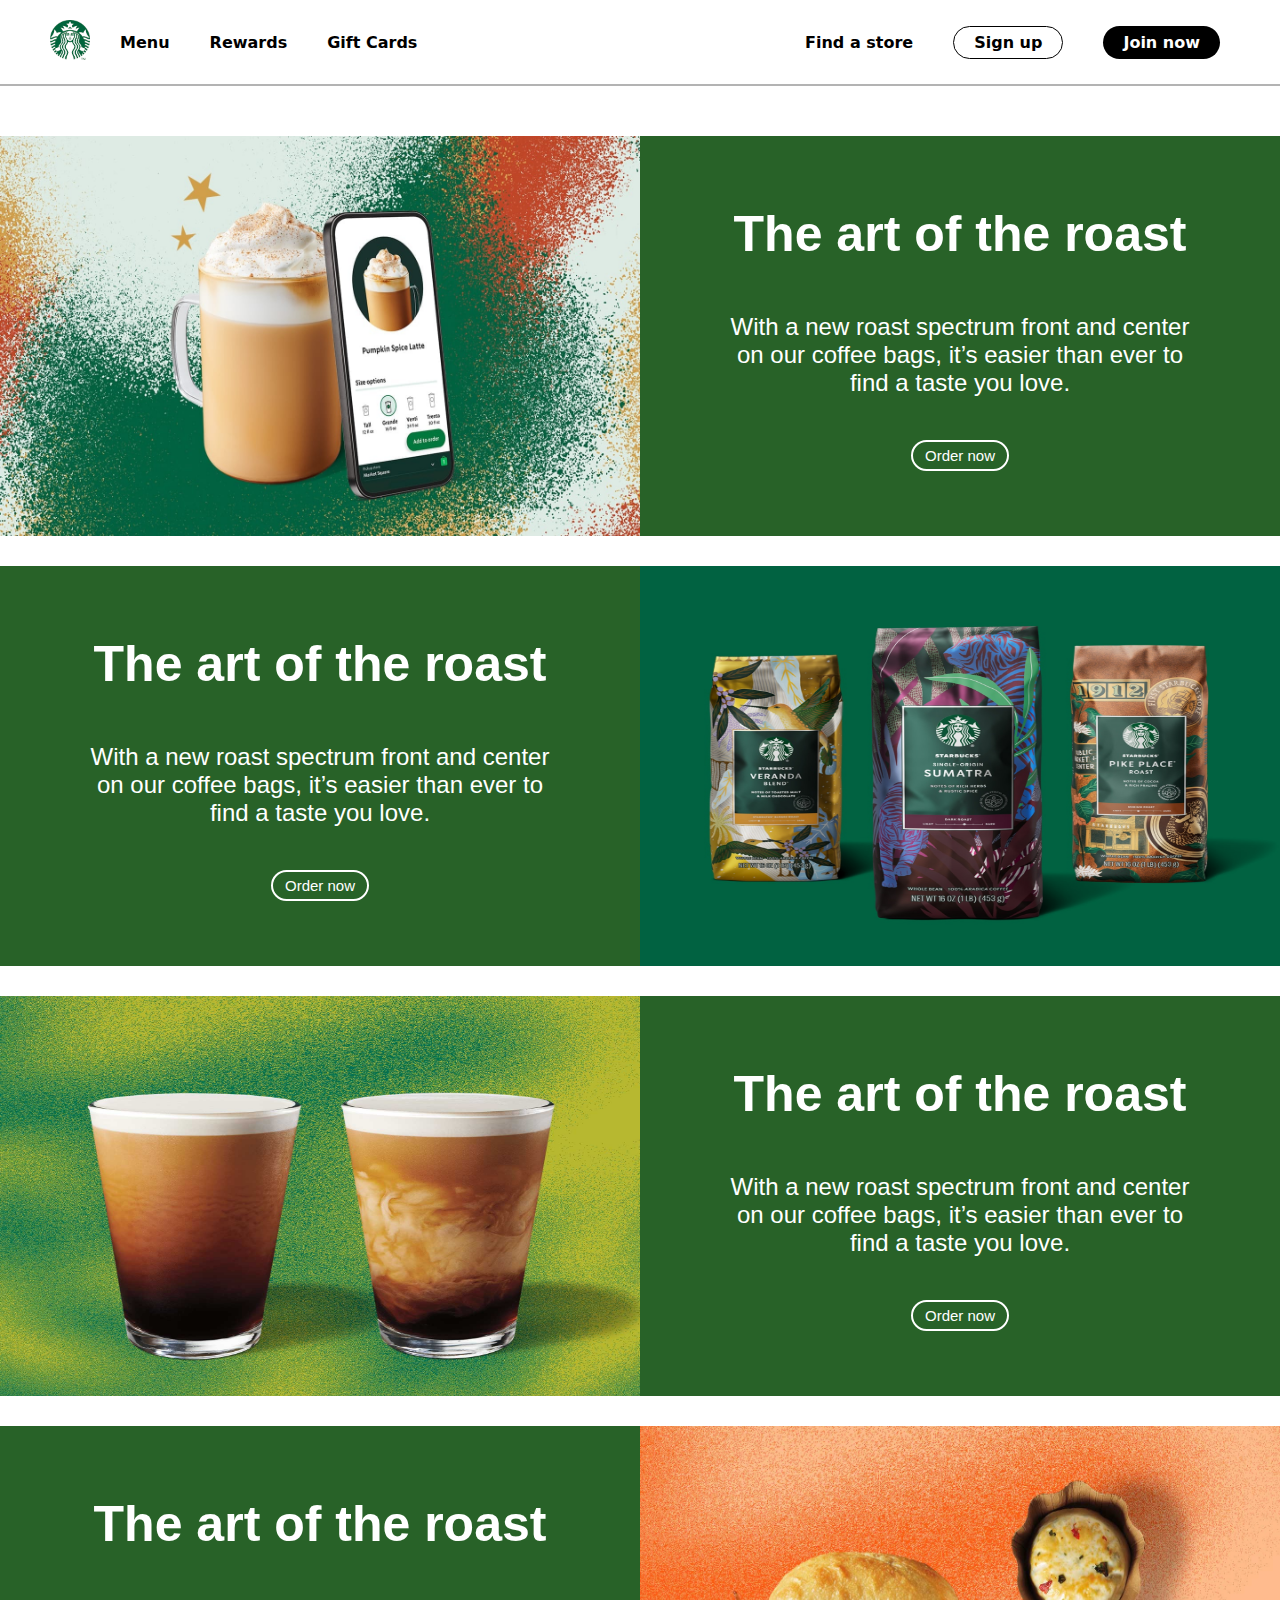
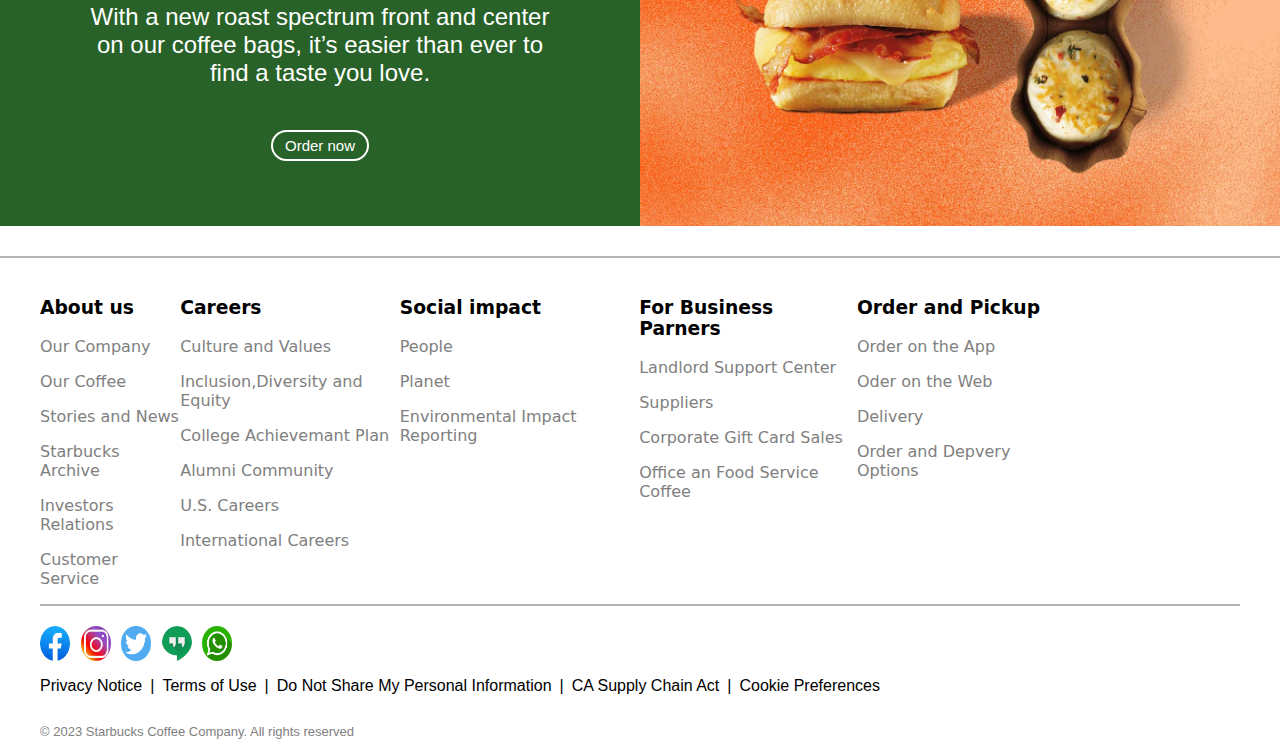
<file: index.html>
<!DOCTYPE html>
<html lang="en">
<head>
    <title>Starbucks Company</title>
    <link rel="stylesheet" href="./css/media.css">
    <link rel="stylesheet" href="./css/navigation.css">
    <style>
        .main_body{
            border-bottom: 2px solid rgb(179, 179, 179);
        }
        .container{
            height: 400px;
            display: flex;
            box-sizing: border-box;
            font-family: Arial, Helvetica, sans-serif;
            margin-bottom: 30px;
        }

        .product_pic{
            width: 50%;

        }

        .product_pic img{
            width: 100%;
            height: 100%;
        }

        .product_description{
            width: 50%;
            box-sizing: border-box;
            text-align: center;
            padding: 35px 90px;
            background-color: #286228;
            color: white;

        }

        .product_description h1{
            font-size: 50px;
            padding: 0px;
        }

        .product_description p{
            font-size: 24px;
            margin: 50px 0px;
        }

        .product_description span{
            font-size: 15px;
            border: 2px solid white;
            padding: 5px 12px;
            border-radius: 30px;
        }

        .product_description span:hover{
            opacity: 0.4;
            cursor: pointer;
        }

        /* footer section */
        
    </style>
</head>
<body>
    <nav>
        <div class="nav_left">
            <div class="company_logo">
                <img src="./pictures/logo.png">
            </div>
            <div class="nav_left_options">
                <p>Menu</p>
                <p>Rewards</p>
                <p>Gift Cards</p>
            </div>
        </div>
        <div class="nav_right">
            <span>Options<i class="fa-solid fa-bars"></i></span>
            
            <p class="location">Find a store</p>
            <p class="sign_up">Sign up</p>
            <p class="join_now">Join now</p>
        </div>
    </nav>

    <section class="main_body">
        <div class="container">
            <div class="product_pic">
                <img src="./pictures/pic 1.png" >
            </div>
            <div class="product_description">
                <h1>The art of the roast</h1>
                <p>With a new roast spectrum front and center on our coffee bags, it’s easier than ever to find a taste you love.</p>
                <span>Order now</span>
            </div>
        </div>

        <div class="container">
            <div class="product_description">
                <h1>The art of the roast</h1>
                <p>With a new roast spectrum front and center on our coffee bags, it’s easier than ever to find a taste you love.</p>
                <span>Order now</span>
            </div>
            <div class="product_pic">
                <img src="./pictures/pic 2.png" >
            </div>
            
        </div>

        <div class="container">
            <div class="product_pic">
                <img src="./pictures/pic 3.png" >
            </div>
            <div class="product_description">
                <h1>The art of the roast</h1>
                <p>With a new roast spectrum front and center on our coffee bags, it’s easier than ever to find a taste you love.</p>
                <span>Order now</span>
            </div>
        </div>

        <div class="container">
            <div class="product_description">
                <h1>The art of the roast</h1>
                <p>With a new roast spectrum front and center on our coffee bags, it’s easier than ever to find a taste you love.</p>
                <span>Order now</span>
            </div>
            <div class="product_pic">
                <img src="./pictures/pic 4.png" >
            </div>
            
        </div>
    </section>

    <footer>
        <section class="upper_footer">
            <div class="upper_footer_container">
                <div class="upper_footer_description">
                    <h3>About us</h3>
                    <p >Our Company</p>
                    <p >Our Coffee</p>
                    <p >Stories and News</p>
                    <p >Starbucks Archive</p>
                    <p >Investors Relations</p>
                    <p >Customer Service</p>
                </div>
                <div class="upper_footer_description">
                    <h3>Careers</h3>
                    <p >Culture and Values</p>
                    <p >Inclusion,Diversity and Equity</p>
                    <p >College Achievemant Plan</p>
                    <p >Alumni Community</p>
                    <p >U.S. Careers</p>
                    <p >International Careers</p>
                </div>
                <div class="upper_footer_description">
                    <h3>Social impact</h3>
                    <p>People</p>
                    <p>Planet</p>
                    <p>Environmental Impact Reporting</p>
                </div>
                <div class="upper_footer_description">
                    <h3>For Business Parners</h3>
                    <p>Landlord Support Center</p>
                    <p>Suppliers</p>
                    <p>Corporate Gift Card Sales</p>
                    <p>Office an Food Service Coffee</p>
                </div>
                <div class="upper_footer_description">
                    <h3>Order and Pickup</h3>
                    <p>Order on the App</p>
                    <p>Oder on the Web</p>
                    <p>Delivery</p>
                    <p>Order and Depvery Options</p>
                </div>
            </div>
             
        </section>
        <section class="lower_footer">
            <div class="social_media">
                <img src="./pictures/facebook icon.png">
                <img src="./pictures/instagram icon.png">
                <img src="./pictures/twitter icon.png">
                <img src="./pictures/hangouts icon.png">
                <img src="./pictures/whatsapp icon.png">
            </div>
            <div class="legal_authorities">
                <p>Privacy Notice</p>|
                <p>Terms of Use</p>|
                <p>Do Not Share My Personal Information</p>|
                <p>CA Supply Chain Act</p>|
                <p>Cookie Preferences</p>
            </div>
            <div class="copyright_info">
                <p>&copy; 2023 Starbucks Coffee Company. All rights reserved</p> 
            </div>
        </section>
    </footer>

</body>
</html>
</file>
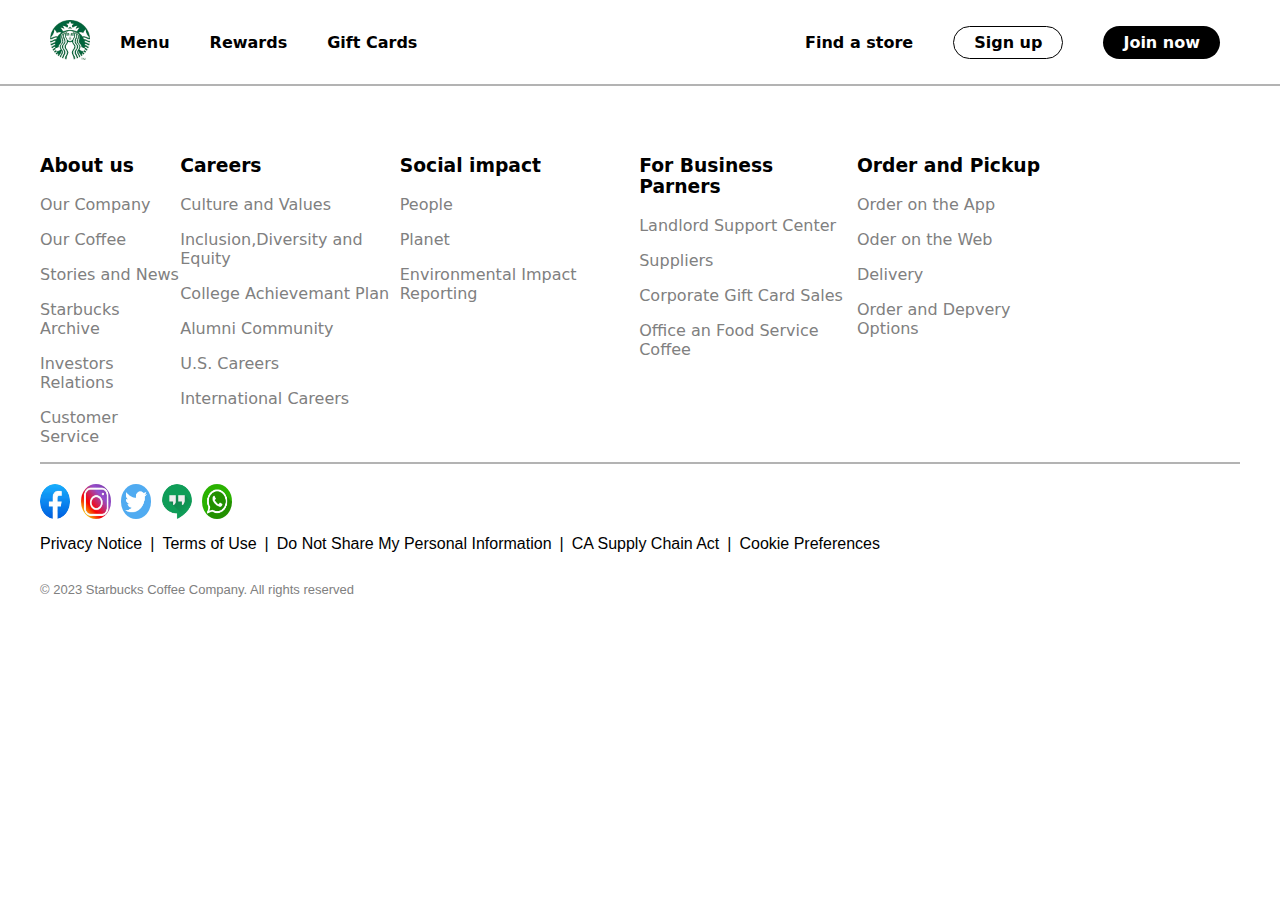
<file: html/menu.html>
<!DOCTYPE html>
<html lang="en">
<head>
    <title>Document</title>
    <link rel="stylesheet" href="../css/navigation.css">
    <link rel="stylesheet" href="../css/media.css">
    <style>


    </style>
</head>
<body>
    <nav>
        <div class="nav_left">
            <div class="company_logo">
                <img src="../pictures/logo.png">
            </div>
            <div class="nav_left_options">
                <p>Menu</p>
                <p>Rewards</p>
                <p>Gift Cards</p>
            </div>
        </div>
        <div class="nav_right">
            <span>Options</span>
            <p class="location">Find a store</p>
            <p class="sign_up">Sign up</p>
            <p class="join_now">Join now</p>
        </div>
    </nav>

    
    

    <footer>
        <section class="upper_footer">
            <div class="upper_footer_container">
                <div class="upper_footer_description">
                    <h3>About us</h3>
                    <p >Our Company</p>
                    <p >Our Coffee</p>
                    <p >Stories and News</p>
                    <p >Starbucks Archive</p>
                    <p >Investors Relations</p>
                    <p >Customer Service</p>
                </div>
                <div class="upper_footer_description">
                    <h3>Careers</h3>
                    <p >Culture and Values</p>
                    <p >Inclusion,Diversity and Equity</p>
                    <p >College Achievemant Plan</p>
                    <p >Alumni Community</p>
                    <p >U.S. Careers</p>
                    <p >International Careers</p>
                </div>
                <div class="upper_footer_description">
                    <h3>Social impact</h3>
                    <p>People</p>
                    <p>Planet</p>
                    <p>Environmental Impact Reporting</p>
                </div>
                <div class="upper_footer_description">
                    <h3>For Business Parners</h3>
                    <p>Landlord Support Center</p>
                    <p>Suppliers</p>
                    <p>Corporate Gift Card Sales</p>
                    <p>Office an Food Service Coffee</p>
                </div>
                <div class="upper_footer_description">
                    <h3>Order and Pickup</h3>
                    <p>Order on the App</p>
                    <p>Oder on the Web</p>
                    <p>Delivery</p>
                    <p>Order and Depvery Options</p>
                </div>
            </div>
             
        </section>
        <section class="lower_footer">
            <div class="social_media">
                <img src="../pictures/facebook icon.png">
                <img src="../pictures/instagram icon.png">
                <img src="../pictures/twitter icon.png">
                <img src="../pictures/hangouts icon.png">
                <img src="../pictures/whatsapp icon.png">
            </div>
            <div class="legal_authorities">
                <p>Privacy Notice</p>|
                <p>Terms of Use</p>|
                <p>Do Not Share My Personal Information</p>|
                <p>CA Supply Chain Act</p>|
                <p>Cookie Preferences</p>
            </div>
            <div class="copyright_info">
                <p>&copy; 2023 Starbucks Coffee Company. All rights reserved</p> 
            </div>
        </section>
    </footer>

    
</body>
</html>
</file>
<file: css/media.css>
@media screen and (max-width:1000px){
    .upper_footer_description p{
        display: none;
    }
    
    .nav_left_options p, .nav_right p{
        display: none;
    }

    .company_logo{
        margin-left: 50%;
    }

    .container{
        height: 200px;
    }
    .container h1{
        font-size: 30px;
        
    }
    .product_description{
        padding: 1px;
    }

    .nav_right span{
        visibility: visible;
        margin-right: 40%;
        cursor: pointer;
    }
    .product_description p{
        display: none;
    }
    .company_logo{
        width: 50px;
    }

}
</file>
<file: css/navigation.css>
body{
    margin: 0px;
}

/* navigation bar */
nav{
    display: flex;
    width: 100%;
    padding: 20px 40px;
    box-sizing: border-box;
    font-family: system-ui, -apple-system, BlinkMacSystemFont, 'Segoe UI', Roboto, Oxygen, Ubuntu, Cantarell, 'Open Sans', 'Helvetica Neue', sans-serif;
    font-weight: 600;
    border-bottom: 2px solid rgb(179, 179, 179);
    margin-bottom: 50px;
}

.nav_left{
    display: flex;
    width: 50%;
    align-items: center;
}

.company_logo{
    width: 40px;
    margin: 0px 10px;
}

.company_logo img {
    width: 100%;
}

.nav_left_options{
    display: flex;
    align-items: center;
}

.nav_left_options p{
    margin: 0px 20px;
    cursor: pointer;
}

.nav_left_options p:hover{
    color: rgb(3, 104, 3);
}
.nav_right{
    display: flex;
    width: 50%;
    justify-content: flex-end;
    align-items: center;
    
}

.nav_right p {
    margin: 0px 20px;
    cursor: pointer;
    
}
.nav_right span{
    visibility: hidden;
}

.location:hover{
    color: rgb(3, 104, 3);
}

.sign_up{
    
    border: 1px solid black;
    padding: 6px 20px;
    border-radius: 50px;
}

.sign_up:hover{
    background-color: black;
    color: white;
    transition: .4s;
    scale: 1.1;
    box-shadow: 1px 1px 5px 1px black;
}
.join_now{
    
    background-color: black;
    color: white;
    padding: 7px 20px;
    border-radius: 50px;
}

.join_now:hover{
    background-color: white;
    color: black;
    transition: .4s;
    scale: 1.1;
    box-shadow: 1px 1px 5px 1px black;
}


/* main body */





footer{
    margin-top: 20px;
    margin-left: 40px;
    margin-right: 40px;
}
.upper_footer_container{
    width: 85%;
    display: flex;
    justify-content: space-between;
}
.upper_footer{
    border-bottom: 2px solid rgb(179, 179, 179);
    
    font-family: system-ui, -apple-system, BlinkMacSystemFont, 'Segoe UI', Roboto, Oxygen, Ubuntu, Cantarell, 'Open Sans', 'Helvetica Neue', sans-serif;
}

.upper_footer_description p{
    color: gray;
}



.lower_footer{
    margin-top: 20px;
}

.social_media{
    width: 16%;
    display: flex;
    box-sizing: border-box;
    justify-content: space-between;
}

.social_media img{
    width: 30px;
    border-radius: 50%;
}

.legal_authorities{
    font-family: Arial, Helvetica, sans-serif;
    width: 70%;
    display: flex;
    align-items: center;
    justify-content: space-between;
}

.legal_authorities p:hover{
    text-decoration: underline;
    cursor: pointer;
    
}

.copyright_info{
    font-family: Arial, Helvetica, sans-serif;
    color: gray;
    font-size: 13px;
}
</file>
